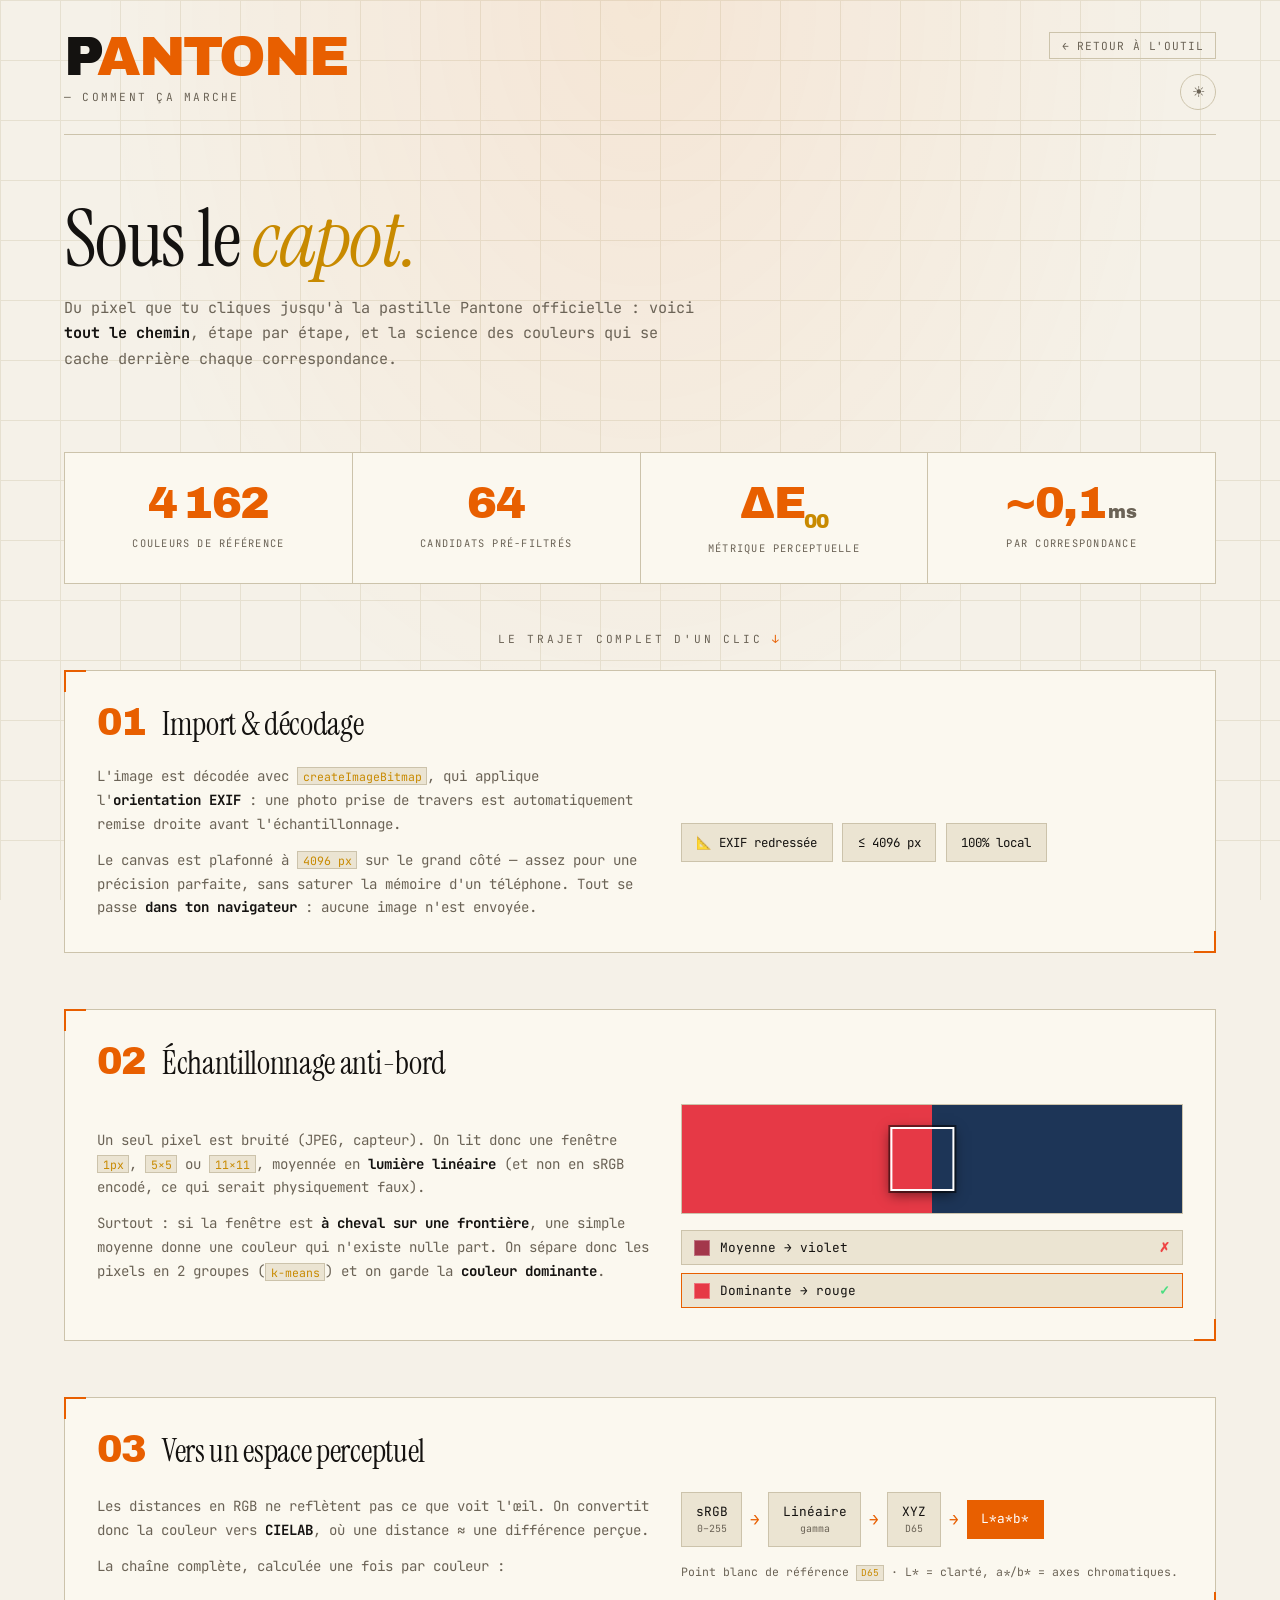
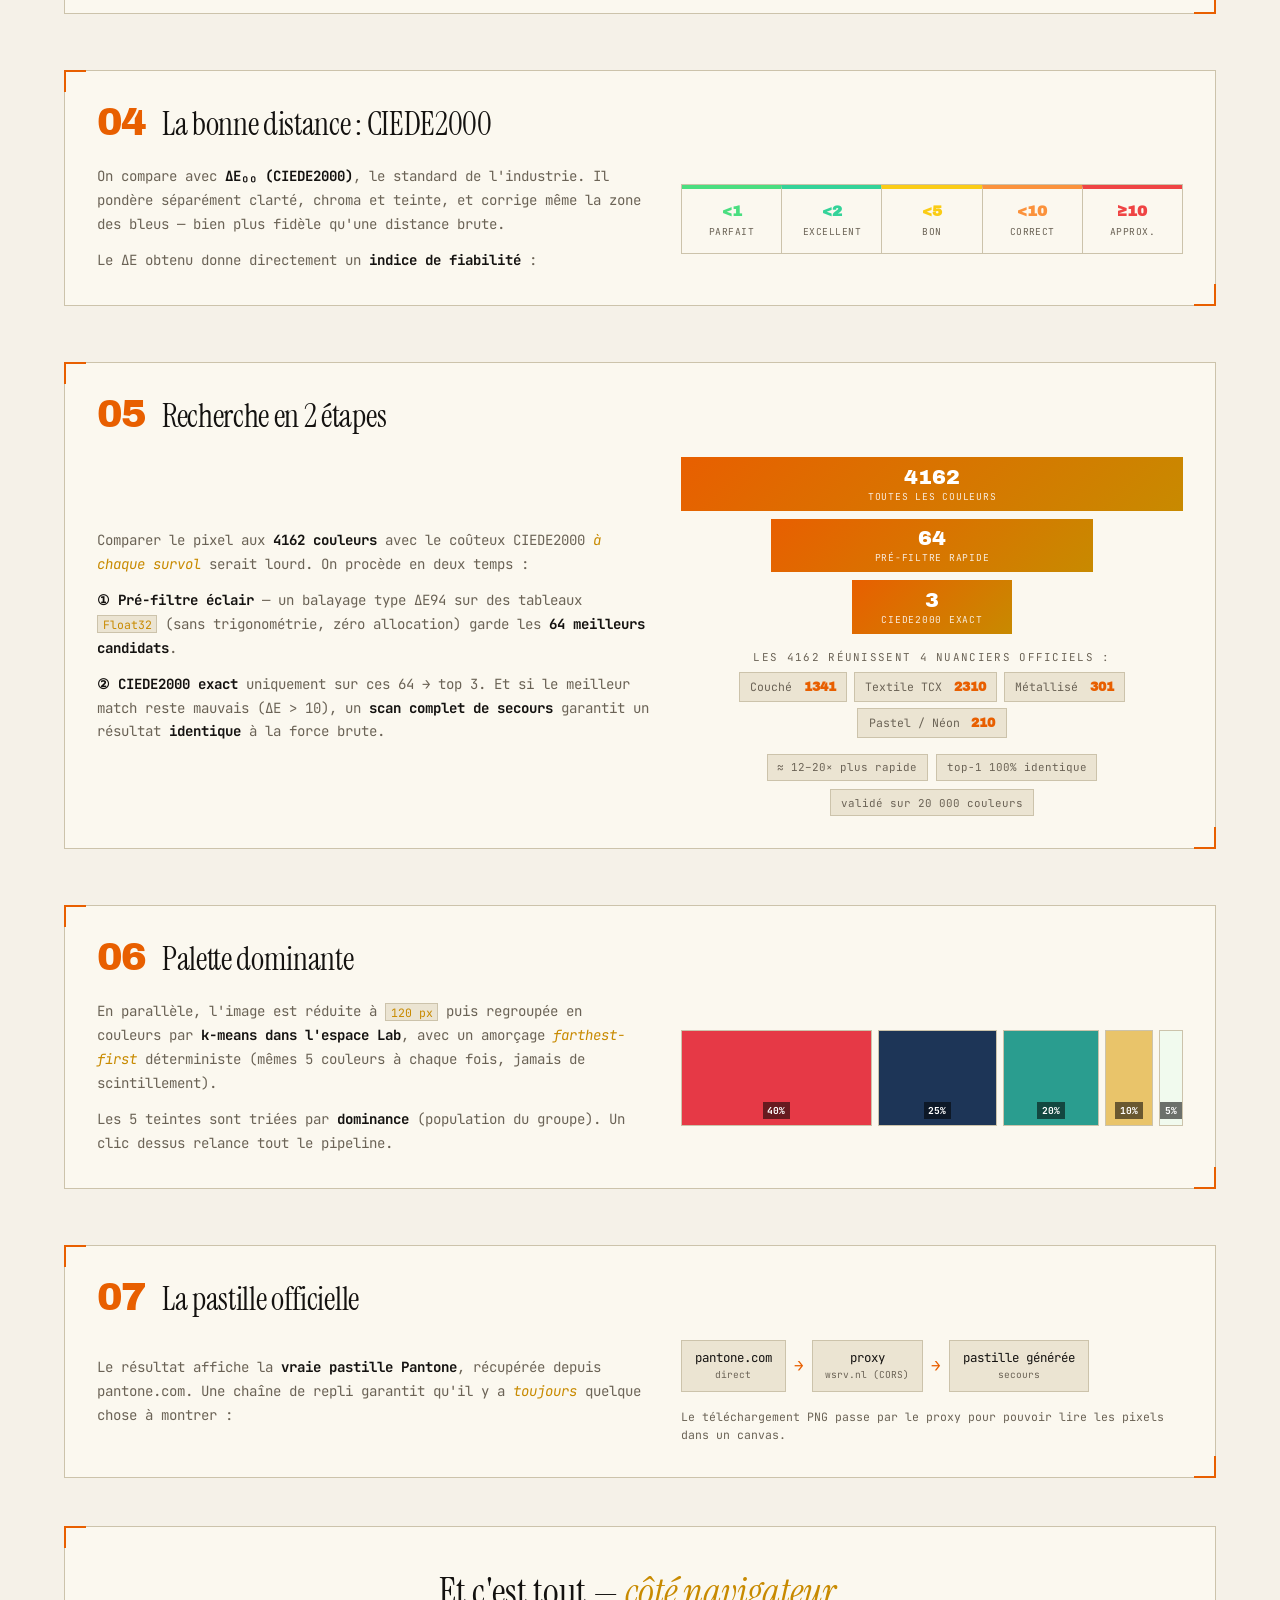
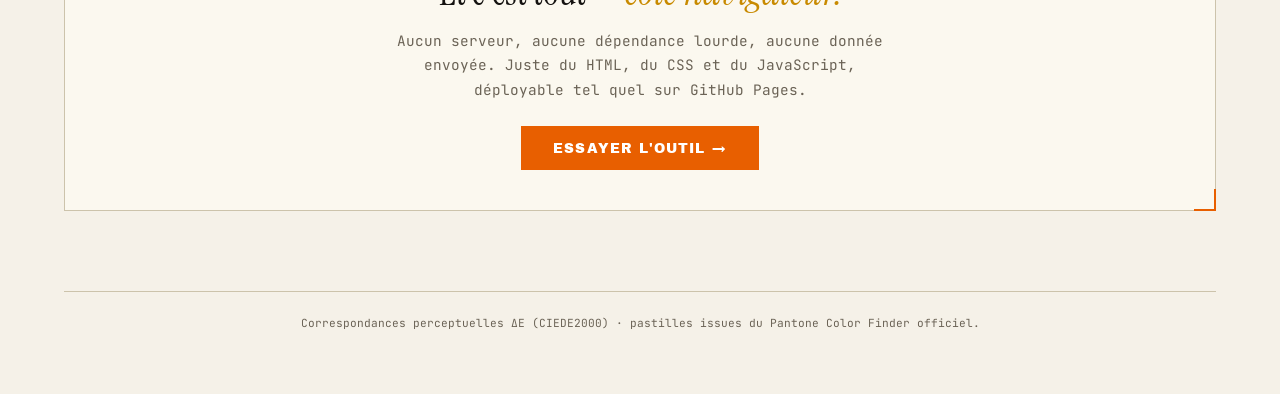
<file: comment-ca-marche.html>
<!DOCTYPE html>
<html lang="fr">
<head>
    <meta charset="UTF-8">
    <meta name="viewport" content="width=device-width, initial-scale=1.0">
    <title>Comment ça marche — Pantone Matcher</title>
    <meta name="description" content="Sous le capot du Pantone Matcher : du pixel cliqué à la pastille Pantone officielle. Échantillonnage anti-bord, CIELAB, distance perceptuelle CIEDE2000 et recherche en deux étapes.">
    <meta name="theme-color" content="#0d0d0d" media="(prefers-color-scheme: dark)">
    <meta name="theme-color" content="#f5f1e8" media="(prefers-color-scheme: light)">
    <!-- Apply saved theme before first paint to avoid a flash. -->
    <script>(function(){try{var t=localStorage.getItem('pantone-theme')||(matchMedia('(prefers-color-scheme: light)').matches?'light':'dark');if(t==='light')document.documentElement.setAttribute('data-theme','light');}catch(e){}})();</script>
    <link rel="preconnect" href="https://fonts.googleapis.com">
    <link rel="preconnect" href="https://fonts.gstatic.com" crossorigin>
    <link href="https://fonts.googleapis.com/css2?family=Archivo+Black&family=Instrument+Serif:ital@0;1&family=JetBrains+Mono:wght@400;500&display=swap" rel="stylesheet">
    <link rel="stylesheet" href="style.css">
    <link rel="stylesheet" href="comment-ca-marche.css">
</head>
<body>
    <div class="container">
        <header>
            <div>
                <a class="logo" href="index.html">P<span>ANTONE</span></a>
                <div class="tagline">— Comment ça marche</div>
            </div>
            <div class="meta">
                <div class="meta-right">
                    <a class="nav-link" href="index.html">← Retour à l'outil</a>
                    <button id="themeToggle" class="theme-toggle" aria-label="Changer de thème" title="Changer de thème">
                        <span id="themeIcon" aria-hidden="true">☾</span>
                    </button>
                </div>
            </div>
        </header>

        <section class="hero hiw-hero">
            <h1>Sous le <em>capot.</em></h1>
            <p>Du pixel que tu cliques jusqu'à la pastille Pantone officielle : voici <strong>tout le chemin</strong>,
               étape par étape, et la science des couleurs qui se cache derrière chaque correspondance.</p>
        </section>

        <!-- Key numbers -->
        <section class="stats" aria-label="Chiffres clés">
            <div class="stat">
                <div class="stat-num" data-count="4162">0</div>
                <div class="stat-lbl">couleurs de référence</div>
            </div>
            <div class="stat">
                <div class="stat-num" data-count="64">0</div>
                <div class="stat-lbl">candidats pré-filtrés</div>
            </div>
            <div class="stat">
                <div class="stat-num">ΔE<span class="sub">00</span></div>
                <div class="stat-lbl">métrique perceptuelle</div>
            </div>
            <div class="stat">
                <div class="stat-num">~0,1<span class="unit">ms</span></div>
                <div class="stat-lbl">par correspondance</div>
            </div>
        </section>

        <p class="flow-intro">Le trajet complet d'un clic <span class="arrow">↓</span></p>

        <ol class="pipeline">

            <li class="step card reveal">
                <div class="step-head"><span class="step-num">01</span><h2>Import &amp; décodage</h2></div>
                <div class="step-body">
                    <div class="step-text">
                        <p>L'image est décodée avec <code>createImageBitmap</code>, qui applique l'<strong>orientation EXIF</strong> :
                           une photo prise de travers est automatiquement remise droite avant l'échantillonnage.</p>
                        <p>Le canvas est plafonné à <code>4096&nbsp;px</code> sur le grand côté — assez pour une précision parfaite,
                           sans saturer la mémoire d'un téléphone. Tout se passe <strong>dans ton navigateur</strong> : aucune image n'est envoyée.</p>
                    </div>
                    <div class="step-visual">
                        <div class="vchips">
                            <span class="vchip">📐 EXIF redressée</span>
                            <span class="vchip">≤ 4096&nbsp;px</span>
                            <span class="vchip">100% local</span>
                        </div>
                    </div>
                </div>
            </li>

            <li class="step card reveal">
                <div class="step-head"><span class="step-num">02</span><h2>Échantillonnage anti-bord</h2></div>
                <div class="step-body">
                    <div class="step-text">
                        <p>Un seul pixel est bruité (JPEG, capteur). On lit donc une fenêtre <code>1px</code>, <code>5×5</code> ou <code>11×11</code>,
                           moyennée en <strong>lumière linéaire</strong> (et non en sRGB encodé, ce qui serait physiquement faux).</p>
                        <p>Surtout : si la fenêtre est <strong>à cheval sur une frontière</strong>, une simple moyenne donne une couleur
                           qui n'existe nulle part. On sépare donc les pixels en 2 groupes (<code>k-means</code>) et on garde la
                           <strong>couleur dominante</strong>.</p>
                    </div>
                    <div class="step-visual">
                        <div class="edge-demo">
                            <div class="edge-grid" aria-hidden="true">
                                <div class="edge-left"></div>
                                <div class="edge-right"></div>
                                <div class="edge-window"></div>
                            </div>
                            <div class="edge-out">
                                <div class="edge-res bad"><span class="dot" style="background:#a3374b"></span> Moyenne → violet <em>✗</em></div>
                                <div class="edge-res good"><span class="dot" style="background:#e63946"></span> Dominante → rouge <em>✓</em></div>
                            </div>
                        </div>
                    </div>
                </div>
            </li>

            <li class="step card reveal">
                <div class="step-head"><span class="step-num">03</span><h2>Vers un espace perceptuel</h2></div>
                <div class="step-body">
                    <div class="step-text">
                        <p>Les distances en RGB ne reflètent pas ce que voit l'œil. On convertit donc la couleur vers
                           <strong>CIELAB</strong>, où une distance ≈ une différence perçue.</p>
                        <p>La chaîne complète, calculée une fois par couleur :</p>
                    </div>
                    <div class="step-visual">
                        <div class="convo">
                            <span class="cstage">sRGB <i>0–255</i></span><span class="carrow">→</span>
                            <span class="cstage">Linéaire <i>gamma</i></span><span class="carrow">→</span>
                            <span class="cstage">XYZ <i>D65</i></span><span class="carrow">→</span>
                            <span class="cstage hl">L*a*b*</span>
                        </div>
                        <p class="vnote">Point blanc de référence <code>D65</code> · L* = clarté, a*/b* = axes chromatiques.</p>
                    </div>
                </div>
            </li>

            <li class="step card reveal">
                <div class="step-head"><span class="step-num">04</span><h2>La bonne distance : CIEDE2000</h2></div>
                <div class="step-body">
                    <div class="step-text">
                        <p>On compare avec <strong>ΔE₀₀ (CIEDE2000)</strong>, le standard de l'industrie. Il pondère séparément
                           clarté, chroma et teinte, et corrige même la zone des bleus — bien plus fidèle qu'une distance brute.</p>
                        <p>Le ΔE obtenu donne directement un <strong>indice de fiabilité</strong> :</p>
                    </div>
                    <div class="step-visual">
                        <div class="de-scale">
                            <div class="de-band" style="--c:#4ade80"><b>&lt;1</b><span>Parfait</span></div>
                            <div class="de-band" style="--c:#34d399"><b>&lt;2</b><span>Excellent</span></div>
                            <div class="de-band" style="--c:#facc15"><b>&lt;5</b><span>Bon</span></div>
                            <div class="de-band" style="--c:#fb923c"><b>&lt;10</b><span>Correct</span></div>
                            <div class="de-band" style="--c:#ef4444"><b>≥10</b><span>Approx.</span></div>
                        </div>
                    </div>
                </div>
            </li>

            <li class="step card reveal">
                <div class="step-head"><span class="step-num">05</span><h2>Recherche en 2 étapes</h2></div>
                <div class="step-body">
                    <div class="step-text">
                        <p>Comparer le pixel aux <strong>4162 couleurs</strong> avec le coûteux CIEDE2000 <em>à chaque survol</em> serait lourd.
                           On procède en deux temps :</p>
                        <p><strong>① Pré-filtre éclair</strong> — un balayage type ΔE94 sur des tableaux <code>Float32</code>
                           (sans trigonométrie, zéro allocation) garde les <strong>64 meilleurs candidats</strong>.</p>
                        <p><strong>② CIEDE2000 exact</strong> uniquement sur ces 64 → top&nbsp;3. Et si le meilleur match reste mauvais
                           (ΔE&nbsp;&gt;&nbsp;10), un <strong>scan complet de secours</strong> garantit un résultat <strong>identique</strong> à la force brute.</p>
                    </div>
                    <div class="step-visual">
                        <div class="funnel">
                            <div class="fbar f1"><span>4162</span><i>toutes les couleurs</i></div>
                            <div class="fbar f2"><span>64</span><i>pré-filtre rapide</i></div>
                            <div class="fbar f3"><span>3</span><i>CIEDE2000 exact</i></div>
                        </div>
                        <p class="vsub">Les 4162 réunissent 4 nuanciers officiels :</p>
                        <div class="lib-breakdown">
                            <span class="libchip">Couché <b>1341</b></span>
                            <span class="libchip">Textile TCX <b>2310</b></span>
                            <span class="libchip">Métallisé <b>301</b></span>
                            <span class="libchip">Pastel / Néon <b>210</b></span>
                        </div>
                        <div class="badges">
                            <span class="badge">≈ 12–20× plus rapide</span>
                            <span class="badge">top-1 100% identique</span>
                            <span class="badge">validé sur 20 000 couleurs</span>
                        </div>
                    </div>
                </div>
            </li>

            <li class="step card reveal">
                <div class="step-head"><span class="step-num">06</span><h2>Palette dominante</h2></div>
                <div class="step-body">
                    <div class="step-text">
                        <p>En parallèle, l'image est réduite à <code>120&nbsp;px</code> puis regroupée en couleurs par
                           <strong>k-means dans l'espace Lab</strong>, avec un amorçage <em>farthest-first</em> déterministe
                           (mêmes 5 couleurs à chaque fois, jamais de scintillement).</p>
                        <p>Les 5 teintes sont triées par <strong>dominance</strong> (population du groupe). Un clic dessus relance
                           tout le pipeline.</p>
                    </div>
                    <div class="step-visual">
                        <div class="palette-demo" aria-hidden="true">
                            <span style="--c:#e63946;--w:40%"><i>40%</i></span>
                            <span style="--c:#1d3557;--w:25%"><i>25%</i></span>
                            <span style="--c:#2a9d8f;--w:20%"><i>20%</i></span>
                            <span style="--c:#e9c46a;--w:10%"><i>10%</i></span>
                            <span style="--c:#f1faee;--w:5%"><i>5%</i></span>
                        </div>
                    </div>
                </div>
            </li>

            <li class="step card reveal">
                <div class="step-head"><span class="step-num">07</span><h2>La pastille officielle</h2></div>
                <div class="step-body">
                    <div class="step-text">
                        <p>Le résultat affiche la <strong>vraie pastille Pantone</strong>, récupérée depuis pantone.com. Une chaîne de
                           repli garantit qu'il y a <em>toujours</em> quelque chose à montrer :</p>
                    </div>
                    <div class="step-visual">
                        <div class="fallback">
                            <span class="fstep">pantone.com <i>direct</i></span><span class="carrow">→</span>
                            <span class="fstep">proxy <i>wsrv.nl (CORS)</i></span><span class="carrow">→</span>
                            <span class="fstep">pastille générée <i>secours</i></span>
                        </div>
                        <p class="vnote">Le téléchargement PNG passe par le proxy pour pouvoir lire les pixels dans un canvas.</p>
                    </div>
                </div>
            </li>
        </ol>

        <section class="outro card reveal">
            <h2>Et c'est tout — <em>côté navigateur.</em></h2>
            <p>Aucun serveur, aucune dépendance lourde, aucune donnée envoyée. Juste du HTML, du CSS et du JavaScript,
               déployable tel quel sur GitHub&nbsp;Pages.</p>
            <a class="cta" href="index.html">Essayer l'outil →</a>
        </section>

        <footer>
            Correspondances perceptuelles ΔE (CIEDE2000) · pastilles issues du Pantone Color Finder officiel.
        </footer>
    </div>

    <script>
    (function () {
        // Theme toggle (shares the 'pantone-theme' key with the main app).
        var icon = document.getElementById('themeIcon');
        function apply(t) {
            if (t === 'light') { document.documentElement.setAttribute('data-theme', 'light'); icon.textContent = '☀'; }
            else { document.documentElement.removeAttribute('data-theme'); icon.textContent = '☾'; }
        }
        apply(localStorage.getItem('pantone-theme') || (matchMedia('(prefers-color-scheme: light)').matches ? 'light' : 'dark'));
        document.getElementById('themeToggle').addEventListener('click', function () {
            var next = document.documentElement.getAttribute('data-theme') === 'light' ? 'dark' : 'light';
            localStorage.setItem('pantone-theme', next); apply(next);
        });

        var reduce = matchMedia('(prefers-reduced-motion: reduce)').matches;

        // Reveal-on-scroll for steps.
        var reveals = document.querySelectorAll('.reveal');
        if (reduce || !('IntersectionObserver' in window)) {
            reveals.forEach(function (el) { el.classList.add('in'); });
        } else {
            var io = new IntersectionObserver(function (entries) {
                entries.forEach(function (e) { if (e.isIntersecting) { e.target.classList.add('in'); io.unobserve(e.target); } });
            }, { threshold: 0.18 });
            reveals.forEach(function (el) { io.observe(el); });
        }

        // Count-up for the key numbers.
        var nums = document.querySelectorAll('.stat-num[data-count]');
        function countUp(el) {
            var target = parseInt(el.getAttribute('data-count'), 10);
            if (reduce) { el.textContent = target.toLocaleString('fr-FR'); return; }
            var start = null, dur = 1100;
            function tick(ts) {
                if (start === null) start = ts;
                var p = Math.min(1, (ts - start) / dur);
                var eased = 1 - Math.pow(1 - p, 3);
                el.textContent = Math.round(target * eased).toLocaleString('fr-FR');
                if (p < 1) requestAnimationFrame(tick);
            }
            requestAnimationFrame(tick);
        }
        if (!('IntersectionObserver' in window)) {
            nums.forEach(countUp);
        } else {
            var io2 = new IntersectionObserver(function (entries) {
                entries.forEach(function (e) { if (e.isIntersecting) { countUp(e.target); io2.unobserve(e.target); } });
            }, { threshold: 0.6 });
            nums.forEach(function (el) { io2.observe(el); });
        }
    })();
    </script>
</body>
</html>
</file>
<file: style.css>
:root {
  --bg: #0d0d0d;
  --bg-soft: #161616;
  --bg-card: #1a1a1a;
  --ink: #f5f1e8;
  --ink-dim: #8a8278;
  --accent: #ff6b00;
  --accent-soft: #ffb800;
  --grid: #222;
  --border: #2a2a2a;
  --grid-opacity: 0.35;
  --glow-opacity: 0.12;
}

:root[data-theme="light"] {
  --bg: #f5f1e8;
  --bg-soft: #ebe4d2;
  --bg-card: #fbf8ef;
  --ink: #141210;
  --ink-dim: #6b6356;
  --accent: #e85f00;
  --accent-soft: #c88a00;
  --grid: #d9d1bc;
  --border: #ccc3ab;
  --grid-opacity: 0.55;
  --glow-opacity: 0.08;
}

html, body {
  transition: background-color 0.25s ease, color 0.25s ease;
}

* { box-sizing: border-box; margin: 0; padding: 0; }

html, body {
  background: var(--bg);
  color: var(--ink);
  font-family: 'JetBrains Mono', monospace;
  min-height: 100vh;
  overflow-x: hidden;
}

body::before {
  content: '';
  position: fixed;
  inset: 0;
  background-image:
    linear-gradient(var(--grid) 1px, transparent 1px),
    linear-gradient(90deg, var(--grid) 1px, transparent 1px);
  background-size: 60px 60px;
  opacity: var(--grid-opacity);
  pointer-events: none;
  z-index: 0;
}

body::after {
  content: '';
  position: fixed;
  inset: 0;
  background: radial-gradient(ellipse at top, rgba(255,107,0, var(--glow-opacity)), transparent 60%);
  pointer-events: none;
  z-index: 0;
}

.container {
  position: relative;
  z-index: 1;
  max-width: 1200px;
  margin: 0 auto;
  padding: 2rem 1.5rem 4rem;
  display: flex;
  flex-direction: column;
}

header {
  display: flex;
  justify-content: space-between;
  align-items: flex-start;
  margin-bottom: 3rem;
  padding-bottom: 1.5rem;
  border-bottom: 1px solid var(--border);
}

.logo {
  font-family: 'Archivo Black', sans-serif;
  font-size: clamp(2rem, 6vw, 3.5rem);
  letter-spacing: -0.04em;
  line-height: 0.9;
  color: var(--ink);
}

.logo span { color: var(--accent); }

.tagline {
  font-size: 0.7rem;
  text-transform: uppercase;
  letter-spacing: 0.2em;
  color: var(--ink-dim);
  margin-top: 0.5rem;
}

.meta {
  text-align: right;
  font-size: 0.7rem;
  color: var(--ink-dim);
  letter-spacing: 0.15em;
  text-transform: uppercase;
}

.meta-right {
  display: flex;
  flex-direction: column;
  align-items: flex-end;
  gap: 0.3rem;
}

.meta .pulse {
  display: inline-block;
  width: 8px;
  height: 8px;
  border-radius: 50%;
  background: #4ade80;
  margin-right: 0.4rem;
  animation: pulse 2s infinite;
}

@keyframes pulse {
  0%, 100% { opacity: 1; }
  50% { opacity: 0.3; }
}

.theme-toggle {
  background: none;
  border: 1px solid var(--border);
  color: var(--ink-dim);
  width: 36px;
  height: 36px;
  border-radius: 50%;
  cursor: pointer;
  display: inline-flex;
  align-items: center;
  justify-content: center;
  font-size: 0.95rem;
  line-height: 1;
  transition: border-color 0.2s, color 0.2s, transform 0.2s;
  margin-top: 0.6rem;
}
.theme-toggle:hover {
  border-color: var(--accent);
  color: var(--accent);
  transform: rotate(15deg);
}

.nav-link {
  font-family: 'JetBrains Mono', monospace;
  font-size: 0.7rem;
  letter-spacing: 0.08em;
  text-transform: uppercase;
  color: var(--ink-dim);
  text-decoration: none;
  border: 1px solid var(--border);
  padding: 0.35rem 0.7rem;
  transition: color 0.2s, border-color 0.2s, background 0.2s;
  white-space: nowrap;
}
.nav-link:hover { color: var(--accent); border-color: var(--accent); }

.hero { margin-bottom: 2.5rem; }

.hero h1 {
  font-family: 'Instrument Serif', serif;
  font-size: clamp(2.5rem, 7vw, 5rem);
  line-height: 1;
  font-weight: 400;
  letter-spacing: -0.02em;
  margin-bottom: 1rem;
}

.hero h1 em {
  font-style: italic;
  color: var(--accent-soft);
}

.hero p {
  color: var(--ink-dim);
  max-width: 550px;
  font-size: 0.9rem;
  line-height: 1.6;
}

/* PANELS / CARDS */
.search-panel, .card {
  background: var(--bg-card);
  border: 1px solid var(--border);
  padding: 2rem;
  margin-bottom: 2rem;
  position: relative;
}

.search-panel::before, .card::before {
  content: '';
  position: absolute;
  top: -1px; left: -1px;
  width: 20px; height: 20px;
  border-top: 2px solid var(--accent);
  border-left: 2px solid var(--accent);
}

.search-panel::after, .card::after {
  content: '';
  position: absolute;
  bottom: -1px; right: -1px;
  width: 20px; height: 20px;
  border-bottom: 2px solid var(--accent);
  border-right: 2px solid var(--accent);
}

.form-grid {
  display: flex;
  flex-wrap: wrap;
  gap: 2rem;
  align-items: end;
}

.field { position: relative; }

.field label {
  display: block;
  font-size: 0.65rem;
  letter-spacing: 0.2em;
  text-transform: uppercase;
  color: var(--ink-dim);
  margin-bottom: 0.5rem;
}

.distance-mode {
  display: inline-flex;
  border: 1px solid var(--border);
  border-radius: 3px;
  overflow: hidden;
  background: var(--bg-soft);
  font-family: 'JetBrains Mono', monospace;
  font-size: 0.75rem;
}

.distance-mode input[type="radio"] {
  position: absolute;
  opacity: 0;
  pointer-events: none;
}

.distance-mode .mode-option {
  padding: 0.55rem 1.1rem;
  color: var(--ink-dim);
  cursor: pointer;
  user-select: none;
  transition: background 0.15s ease, color 0.15s ease;
  letter-spacing: 0.04em;
  display: block;
  margin: 0;
}

.distance-mode input[type="radio"]:checked + .mode-option {
  background: var(--accent);
  color: #fff;
}
:root[data-theme="light"] .distance-mode input[type="radio"]:checked + .mode-option {
  color: #fff;
}
.distance-mode .mode-option:hover {
  background: var(--bg-card);
}
.distance-mode input[type="radio"]:checked + .mode-option:hover {
  background: var(--accent);
}

/* WORKSPACE */
.workspace {
  display: grid;
  grid-template-columns: 1fr 350px;
  gap: 2rem;
  align-items: start;
}

@media (max-width: 900px) {
  .workspace { grid-template-columns: 1fr; }
  .container { padding: 1.5rem 1.25rem 3rem; }
  header { margin-bottom: 2rem; }
  .hero { margin-bottom: 1.75rem; }
  canvas { max-height: 60vh; }
  .lens { width: 116px; height: 116px; }
  .lens canvas { width: 116px; height: 116px; }
}

.image-section {
  padding: 1rem;
  display: flex;
  flex-direction: column;
  justify-content: center;
  align-items: stretch;
  gap: 1.25rem;
  min-height: 450px;
}

.dropzone {
  width: 100%;
  height: 100%;
  min-height: 400px;
  border: 1px dashed var(--border);
  background: var(--bg-soft);
  display: flex;
  justify-content: center;
  align-items: center;
  position: relative;
  cursor: pointer;
  transition: border-color 0.2s, background 0.2s;
}
.dropzone:hover, .dropzone.dragover {
  border-color: var(--accent);
  background: var(--bg-card);
}

#file-input {
  position: absolute;
  width: 100%;
  height: 100%;
  opacity: 0;
  cursor: pointer;
  z-index: 10;
}

.dropzone-content {
  display: flex;
  flex-direction: column;
  align-items: center;
  gap: 0.5rem;
  pointer-events: none;
}
.upload-text {
  font-size: 0.9rem;
  color: var(--ink);
}
.upload-hint {
  font-size: 0.7rem;
  color: var(--ink-dim);
  text-transform: uppercase;
  letter-spacing: 0.1em;
}

.canvas-container {
  position: relative;
  width: 100%;
  height: 100%;
  display: flex;
  justify-content: center;
  align-items: center;
  overflow: hidden;
  cursor: crosshair;
}

canvas {
  max-width: 100%;
  max-height: 70vh;
  object-fit: contain;
  border: 1px solid var(--border);
  touch-action: none; /* let pointer drags pick instead of scrolling the page */
}

button, .mode-option, .palette-swatch, .alt-item, .copyable {
  -webkit-tap-highlight-color: transparent;
}

.lens {
  position: absolute;
  width: 140px;
  height: 140px;
  border: 2px solid var(--accent);
  border-radius: 50%;
  pointer-events: none;
  display: none;
  overflow: hidden;
  transform: translate(-50%, -100%) translateY(-18px);
  z-index: 20;
  background-color: var(--bg);
}
.lens canvas {
  display: block;
  width: 140px;
  height: 140px;
  border: none;
}

.icon-btn {
  position: absolute;
  top: 1rem;
  right: 1rem;
  background: var(--bg-soft);
  border: 1px solid var(--border);
  color: var(--ink);
  width: 30px;
  height: 30px;
  border-radius: 50%;
  display: flex;
  justify-content: center;
  align-items: center;
  cursor: pointer;
  z-index: 30;
  transition: background 0.15s, color 0.15s;
}
.icon-btn:hover {
  background: var(--accent);
  color: #fff;
  border-color: var(--accent);
}

.pick-hint {
  position: absolute;
  bottom: 1rem;
  left: 50%;
  transform: translateX(-50%);
  background: var(--bg-soft);
  color: var(--ink);
  border: 1px solid var(--border);
  font-size: 0.65rem;
  padding: 0.35rem 0.85rem;
  pointer-events: none;
  z-index: 25;
  text-transform: uppercase;
  letter-spacing: 0.1em;
}

/* DOMINANT PALETTE */
.palette { width: 100%; }

.palette-head {
  font-size: 0.65rem;
  letter-spacing: 0.2em;
  text-transform: uppercase;
  color: var(--ink-dim);
  margin-bottom: 0.6rem;
}

.palette-swatches {
  display: flex;
  gap: 0.5rem;
}

.palette-swatch {
  flex: 1 1 0;
  min-width: 0;
  display: flex;
  flex-direction: column;
  gap: 0.35rem;
  background: none;
  border: none;
  padding: 0;
  cursor: pointer;
  font-family: 'JetBrains Mono', monospace;
}

.palette-chip {
  height: 48px;
  width: 100%;
  border: 1px solid var(--border);
  transition: transform 0.15s ease, border-color 0.15s ease, box-shadow 0.15s ease;
}

.palette-swatch:hover .palette-chip {
  transform: translateY(-3px);
  border-color: var(--accent);
}

.palette-swatch.active .palette-chip {
  border-color: var(--accent);
  box-shadow: 0 0 0 2px var(--accent);
}

.palette-hex {
  font-size: 0.6rem;
  letter-spacing: 0.03em;
  text-align: center;
  color: var(--ink-dim);
  text-transform: uppercase;
}

.palette-swatch:hover .palette-hex { color: var(--accent); }

/* RESULTS */
.results-section {
  display: flex;
  flex-direction: column;
  gap: 1.5rem;
}

.color-card {
  display: flex;
  flex-direction: column;
  gap: 1.5rem;
  padding: 1.5rem;
  margin-bottom: 0;
}

.color-swatch-container {
  width: 100%;
  height: 120px;
  border: 1px solid var(--border);
  position: relative;
}

.color-swatch {
  width: 100%;
  height: 100%;
}

.pantone-card .color-swatch-container {
  display: flex;
  flex-direction: column;
  min-height: 160px;
  height: auto;
}

.pantone-strip {
  height: 44px;
  background: white;
  width: 100%;
  position: absolute;
  bottom: 0;
  display: flex;
  align-items: center;
  justify-content: space-between;
  padding: 0 1rem;
  color: #000;
  font-weight: 600;
  font-family: 'JetBrains Mono', monospace;
  font-size: 0.85rem;
  border-top: 1px solid var(--border);
}

.pantone-strip::before {
  content: "PANTONE®";
  color: #000;
  font-family: 'Archivo Black', sans-serif;
  font-size: 0.7rem;
  letter-spacing: 0.05em;
}

.color-info h3 {
  font-size: 0.7rem;
  text-transform: uppercase;
  letter-spacing: 0.15em;
  color: var(--ink-dim);
  margin-bottom: 1rem;
  font-weight: 500;
}

.value-group {
  display: flex;
  justify-content: space-between;
  align-items: baseline;
  margin-bottom: 0.5rem;
  padding-bottom: 0.5rem;
  border-bottom: 1px solid var(--border);
}

.value-group:last-child {
  margin-bottom: 0;
  padding-bottom: 0;
  border-bottom: none;
}

.main-value {
  border-bottom: none;
  margin-bottom: 0.25rem;
}

.label {
  font-size: 0.7rem;
  color: var(--ink-dim);
}

.value {
  font-family: 'JetBrains Mono', monospace;
  font-size: 0.95rem;
  color: var(--ink);
  cursor: pointer;
  transition: color 0.15s;
}

.value:hover { color: var(--accent); }

.highlight-text {
  font-family: 'Archivo Black', sans-serif;
  font-size: 1.5rem;
  letter-spacing: -0.02em;
}

.chip-frame {
  position: relative;
  text-align: center;
  min-height: 160px;
  display: flex;
  align-items: center;
  justify-content: center;
  border: 1px solid var(--border);
  background: var(--bg-soft);
  padding: 1rem;
}

.chip-frame img {
  max-width: 100%;
  max-height: 360px;
  display: block;
  margin: 0 auto;
}

.chip-badge {
  position: absolute;
  top: 8px; right: 8px;
  background: var(--accent);
  color: #000;
  font-size: 0.65rem;
  padding: 0.2rem 0.5rem;
  letter-spacing: 0.05em;
  text-transform: uppercase;
  font-weight: bold;
}

.loader {
  display: inline-block;
  width: 24px;
  height: 24px;
  border: 2px solid var(--border);
  border-top-color: var(--accent);
  border-radius: 50%;
  animation: spin 0.8s linear infinite;
}

@keyframes spin { to { transform: rotate(360deg); } }

/* BUTTONS */
.btn-search {
  background: var(--accent);
  color: #000;
  border: none;
  padding: 0.9rem 2rem;
  font-family: 'Archivo Black', sans-serif;
  font-size: 0.85rem;
  letter-spacing: 0.1em;
  text-transform: uppercase;
  cursor: pointer;
  transition: transform 0.15s, background 0.15s;
  height: fit-content;
}

.btn-search:hover {
  background: var(--accent-soft);
  transform: translateX(2px);
}

.btn-search:disabled {
  opacity: 0.4;
  cursor: not-allowed;
  transform: none;
}

/* ALT MATCHES */
.alt-matches { padding: 1.25rem 1.5rem; }

.alt-matches h3 {
  font-size: 0.7rem;
  text-transform: uppercase;
  letter-spacing: 0.15em;
  color: var(--ink-dim);
  margin-bottom: 1rem;
  font-weight: 500;
}

.alt-list {
  list-style: none;
  display: flex;
  flex-direction: column;
  gap: 0.5rem;
}

.alt-item {
  display: flex;
  align-items: center;
  gap: 0.85rem;
  padding: 0.6rem;
  border: 1px solid var(--border);
  background: var(--bg-soft);
  cursor: pointer;
  transition: background 0.15s, border-color 0.15s;
}

.alt-item:hover { background: var(--bg-card); border-color: var(--accent); }

.alt-item.selected {
  border-color: var(--accent);
  background: var(--bg-card);
  border-left: 4px solid var(--accent);
}

.alt-swatch {
  width: 40px; height: 40px;
  flex-shrink: 0;
  border: 1px solid var(--border);
}

.alt-info {
  display: flex;
  flex-direction: column;
  min-width: 0;
  flex: 1;
}

.alt-name {
  font-family: 'Archivo Black', sans-serif;
  font-size: 0.85rem;
  color: var(--ink);
  white-space: nowrap;
  overflow: hidden;
  text-overflow: ellipsis;
}

.alt-sub {
  font-size: 0.7rem;
  color: var(--ink-dim);
}

.alt-de {
  display: flex;
  flex-direction: column;
  align-items: flex-end;
  font-size: 0.85rem;
  font-weight: 600;
  text-align: right;
  flex-shrink: 0;
  color: var(--ink);
}

.alt-conf {
  font-size: 0.65rem;
  color: var(--ink-dim);
}

.confidence { font-weight: bold; }
.conf-perfect    { color: #4ade80; }
.conf-excellent  { color: #34d399; }
.conf-good       { color: #facc15; }
.conf-fair       { color: #fb923c; }
.conf-approximate{ color: #ef4444; }

/* UTILS */
.pantone-colorname {
  font-size: 0.8rem;
  color: var(--ink-dim);
  margin-bottom: 1rem;
}

.copyable { cursor: pointer; }
.copyable:hover { color: var(--accent); }

footer {
  margin-top: 3rem;
  text-align: center;
  font-size: 0.7rem;
  color: var(--ink-dim);
  border-top: 1px solid var(--border);
  padding-top: 1.5rem;
}

[hidden] { display: none !important; }

.visually-hidden {
  position: absolute;
  width: 1px; height: 1px;
  padding: 0; margin: -1px;
  overflow: hidden;
  clip: rect(0 0 0 0);
  white-space: nowrap;
  border: 0;
}

/* TOAST */
.toast {
  position: fixed;
  bottom: 2rem;
  left: 50%;
  transform: translateX(-50%) translateY(100px);
  background: var(--ink);
  color: var(--bg);
  padding: 0.75rem 1.5rem;
  font-family: 'Archivo Black', sans-serif;
  font-size: 0.8rem;
  opacity: 0;
  transition: transform 0.3s, opacity 0.3s;
  z-index: 100;
  border: 2px solid var(--accent);
}

.toast.show {
  transform: translateX(-50%) translateY(0);
  opacity: 1;
}

/* PHONE */
@media (max-width: 560px) {
  .container { padding: 1.25rem 1rem 2.5rem; }

  header {
    margin-bottom: 1.5rem;
    padding-bottom: 1rem;
  }
  .tagline { font-size: 0.6rem; letter-spacing: 0.15em; }
  .meta > div:first-child { font-size: 0.62rem; }

  .hero { margin-bottom: 1.5rem; }
  .hero p { font-size: 0.82rem; }

  /* Panels: tighter padding, fields stacked full width */
  .search-panel, .card { padding: 1.25rem; }
  .search-panel { margin-bottom: 1.5rem; }

  .form-grid {
    flex-direction: column;
    align-items: stretch;
    gap: 1.1rem;
  }
  .field { width: 100%; }

  .distance-mode {
    display: flex;
    width: 100%;
  }
  .distance-mode .mode-option {
    flex: 1;
    text-align: center;
    padding: 0.55rem 0.35rem;
    font-size: 0.62rem;
    line-height: 1.25;
    white-space: normal;       /* allow long labels (e.g. "Papier couché (C)") to wrap */
    display: flex;
    align-items: center;
    justify-content: center;
  }

  /* Image + picking */
  .image-section { min-height: 0; padding: 0.85rem; gap: 1rem; }
  .dropzone { min-height: 220px; }
  canvas { max-height: 52vh; }
  .lens { width: 100px; height: 100px; }
  .lens canvas { width: 100px; height: 100px; }
  .pick-hint { font-size: 0.58rem; padding: 0.3rem 0.6rem; }

  /* Dominant palette */
  .palette-swatches { gap: 0.35rem; }
  .palette-chip { height: 42px; }
  .palette-hex { font-size: 0.5rem; }

  /* Results */
  .color-card, .alt-matches { padding: 1.25rem; }
  .highlight-text { font-size: 1.2rem; word-break: break-word; }
  .value { font-size: 0.85rem; }
  .color-swatch-container { height: 90px; }
  .pantone-card .color-swatch-container { min-height: 130px; }
}
</file>
<file: comment-ca-marche.css>
/* comment-ca-marche.css — "How it works" page, reuses the brutalist tokens from style.css */

.hiw-hero { margin-top: 1rem; max-width: 760px; }
.hiw-hero p { color: var(--ink-dim); font-size: 0.95rem; line-height: 1.7; max-width: 640px; }
.hiw-hero strong { color: var(--ink); }

/* Header (nav-link lives in style.css, shared with index.html) */
a.logo { text-decoration: none; display: inline-block; }

/* ---- Key numbers band ---- */
.stats {
    display: grid;
    grid-template-columns: repeat(4, 1fr);
    gap: 1px;
    background: var(--border);
    border: 1px solid var(--border);
    margin: 2.5rem 0 3rem;
}
.stat {
    background: var(--bg-card);
    padding: 1.75rem 1.25rem;
    text-align: center;
}
.stat-num {
    font-family: 'Archivo Black', sans-serif;
    font-size: clamp(1.8rem, 5vw, 2.8rem);
    line-height: 1;
    color: var(--accent);
    letter-spacing: -0.03em;
    font-variant-numeric: tabular-nums;
}
.stat-num .sub { font-size: 0.45em; vertical-align: sub; color: var(--accent-soft); }
.stat-num .unit { font-size: 0.4em; color: var(--ink-dim); margin-left: 0.15em; letter-spacing: 0; }
.stat-lbl {
    margin-top: 0.6rem;
    font-size: 0.65rem;
    text-transform: uppercase;
    letter-spacing: 0.12em;
    color: var(--ink-dim);
}

/* ---- Flow intro ---- */
.flow-intro {
    text-align: center;
    font-size: 0.7rem;
    text-transform: uppercase;
    letter-spacing: 0.25em;
    color: var(--ink-dim);
    margin-bottom: 1.5rem;
}
.flow-intro .arrow { display: inline-block; color: var(--accent); animation: bob 1.8s ease-in-out infinite; }
@keyframes bob { 0%,100% { transform: translateY(0); } 50% { transform: translateY(4px); } }

/* ---- Pipeline ---- */
.pipeline { list-style: none; display: flex; flex-direction: column; gap: 1.5rem; counter-reset: none; }

.step { padding: 2rem; }
.step-head { display: flex; align-items: baseline; gap: 1rem; margin-bottom: 1.25rem; }
.step-num {
    font-family: 'Archivo Black', sans-serif;
    font-size: clamp(1.6rem, 5vw, 2.4rem);
    color: var(--accent);
    line-height: 0.9;
    letter-spacing: -0.04em;
}
.step-head h2 {
    font-family: 'Instrument Serif', serif;
    font-weight: 400;
    font-size: clamp(1.4rem, 3.5vw, 2rem);
    letter-spacing: -0.01em;
}
.step-body {
    display: grid;
    grid-template-columns: 1.1fr 1fr;
    gap: 2rem;
    align-items: center;
}
.step-text p { color: var(--ink-dim); font-size: 0.88rem; line-height: 1.7; margin-bottom: 0.75rem; }
.step-text p:last-child { margin-bottom: 0; }
.step-text strong { color: var(--ink); }
.step-text em { color: var(--accent-soft); font-style: italic; }

code {
    font-family: 'JetBrains Mono', monospace;
    font-size: 0.82em;
    background: var(--bg-soft);
    border: 1px solid var(--border);
    padding: 0.05em 0.4em;
    color: var(--accent-soft);
    white-space: nowrap;
}

/* ---- Visuals ---- */
.step-visual { min-width: 0; }

.vchips { display: flex; flex-wrap: wrap; gap: 0.6rem; }
.vchip {
    font-size: 0.78rem;
    padding: 0.6rem 0.9rem;
    background: var(--bg-soft);
    border: 1px solid var(--border);
    color: var(--ink);
}

/* Edge-aware demo */
.edge-demo { display: flex; flex-direction: column; gap: 1rem; }
.edge-grid {
    position: relative;
    height: 110px;
    display: flex;
    border: 1px solid var(--border);
    overflow: hidden;
}
.edge-left, .edge-right { flex: 1; }
.edge-left { background: #e63946; }
.edge-right { background: #1d3557; }
.edge-window {
    position: absolute;
    top: 50%;
    left: 50%;
    transform: translate(-65%, -50%);
    width: 64px; height: 64px;
    border: 2px solid #fff;
    box-shadow: 0 0 0 2px rgba(0,0,0,0.5), 0 4px 12px rgba(0,0,0,0.5);
}
.edge-out { display: flex; flex-direction: column; gap: 0.5rem; }
.edge-res {
    display: flex; align-items: center; gap: 0.6rem;
    font-size: 0.8rem; padding: 0.5rem 0.75rem;
    background: var(--bg-soft); border: 1px solid var(--border);
}
.edge-res .dot { width: 16px; height: 16px; flex-shrink: 0; border: 1px solid rgba(255,255,255,0.3); }
.edge-res em { margin-left: auto; font-style: normal; font-weight: bold; }
.edge-res.good { border-color: var(--accent); }
.edge-res.good em { color: #4ade80; }
.edge-res.bad em { color: #ef4444; }

/* Colour-space conversion chain */
.convo { display: flex; flex-wrap: wrap; align-items: center; gap: 0.5rem; }
.cstage {
    font-family: 'JetBrains Mono', monospace;
    font-size: 0.8rem;
    padding: 0.65rem 0.85rem;
    background: var(--bg-soft);
    border: 1px solid var(--border);
    text-align: center;
    line-height: 1.3;
}
.cstage i { display: block; font-size: 0.62rem; color: var(--ink-dim); font-style: normal; margin-top: 0.15rem; }
.cstage.hl { background: var(--accent); color: #fff; border-color: var(--accent); }
.cstage.hl i { color: rgba(255,255,255,0.8); }
.carrow { color: var(--accent); font-weight: bold; }
.vnote { font-size: 0.72rem !important; color: var(--ink-dim) !important; margin-top: 1rem; line-height: 1.6 !important; }

/* ΔE scale */
.de-scale { display: flex; border: 1px solid var(--border); overflow: hidden; }
.de-band {
    flex: 1; padding: 0.85rem 0.4rem; text-align: center;
    border-left: 1px solid var(--border);
    border-top: 4px solid var(--c);
}
.de-band:first-child { border-left: none; }
.de-band b { display: block; font-family: 'Archivo Black', sans-serif; font-size: 0.95rem; color: var(--c); }
.de-band span { font-size: 0.6rem; text-transform: uppercase; letter-spacing: 0.05em; color: var(--ink-dim); }

/* Two-stage funnel */
.funnel { display: flex; flex-direction: column; gap: 0.5rem; align-items: center; }
.fbar {
    color: #fff;
    background: linear-gradient(135deg, var(--accent), var(--accent-soft));
    display: flex; flex-direction: column; align-items: center; justify-content: center;
    padding: 0.6rem; line-height: 1;
}
.fbar span { font-family: 'Archivo Black', sans-serif; font-size: 1.3rem; }
.fbar i { font-style: normal; font-size: 0.6rem; text-transform: uppercase; letter-spacing: 0.08em; opacity: 0.85; margin-top: 0.25rem; }
.fbar.f1 { width: 100%; }
.fbar.f2 { width: 64%; }
.fbar.f3 { width: 32%; }
.vsub {
    font-size: 0.68rem !important;
    text-transform: uppercase;
    letter-spacing: 0.12em;
    color: var(--ink-dim) !important;
    text-align: center;
    margin: 1rem 0 0.5rem !important;
}
.lib-breakdown { display: flex; flex-wrap: wrap; gap: 0.4rem; justify-content: center; }
.libchip {
    font-size: 0.72rem;
    padding: 0.4rem 0.65rem;
    background: var(--bg-soft);
    border: 1px solid var(--border);
    color: var(--ink-dim);
    white-space: nowrap;
}
.libchip b { color: var(--accent); font-family: 'Archivo Black', sans-serif; font-size: 0.78rem; margin-left: 0.3rem; }

.badges { display: flex; flex-wrap: wrap; gap: 0.5rem; margin-top: 1rem; justify-content: center; }
.badge {
    font-size: 0.68rem; padding: 0.35rem 0.6rem;
    background: var(--bg-soft); border: 1px solid var(--border); color: var(--ink-dim);
}

/* Palette demo */
.palette-demo { display: flex; gap: 0.4rem; height: 96px; }
.palette-demo span {
    background: var(--c);
    flex-grow: 1;
    flex-basis: var(--w);
    border: 1px solid var(--border);
    display: flex; align-items: flex-end; justify-content: center;
    padding-bottom: 0.4rem;
}
.palette-demo span i {
    font-style: normal; font-size: 0.6rem; font-weight: bold;
    background: rgba(0,0,0,0.55); color: #fff; padding: 0.1rem 0.3rem;
}

/* Fallback chain */
.fallback { display: flex; flex-wrap: wrap; align-items: center; gap: 0.5rem; }
.fstep {
    font-family: 'JetBrains Mono', monospace; font-size: 0.78rem;
    padding: 0.6rem 0.8rem; background: var(--bg-soft); border: 1px solid var(--border);
    text-align: center; line-height: 1.3;
}
.fstep i { display: block; font-size: 0.6rem; color: var(--ink-dim); font-style: normal; margin-top: 0.15rem; }

/* ---- Outro ---- */
.outro { padding: 2.5rem; text-align: center; margin-top: 1rem; }
.outro h2 { font-family: 'Instrument Serif', serif; font-weight: 400; font-size: clamp(1.6rem, 4vw, 2.4rem); margin-bottom: 0.75rem; }
.outro h2 em { font-style: italic; color: var(--accent-soft); }
.outro p { color: var(--ink-dim); font-size: 0.9rem; line-height: 1.7; max-width: 520px; margin: 0 auto 1.5rem; }
.cta {
    display: inline-block;
    background: var(--accent); color: #fff; text-decoration: none;
    font-family: 'Archivo Black', sans-serif; font-size: 0.85rem;
    letter-spacing: 0.08em; text-transform: uppercase;
    padding: 0.9rem 2rem; transition: transform 0.15s, background 0.15s;
}
.cta:hover { background: var(--accent-soft); transform: translateX(3px); }

/* ---- Reveal animation ---- */
.reveal { opacity: 0; transform: translateY(20px); transition: opacity 0.55s ease, transform 0.55s ease; }
.reveal.in { opacity: 1; transform: none; }
@media (prefers-reduced-motion: reduce) {
    .reveal { opacity: 1; transform: none; transition: none; }
    .flow-intro .arrow { animation: none; }
}

/* ---- Responsive ---- */
@media (max-width: 760px) {
    .stats { grid-template-columns: repeat(2, 1fr); }
    .step-body { grid-template-columns: 1fr; gap: 1.5rem; }
    .step { padding: 1.5rem; }
}
@media (max-width: 420px) {
    .de-band span { display: none; }
    .stats { grid-template-columns: 1fr 1fr; }
}
</file>
